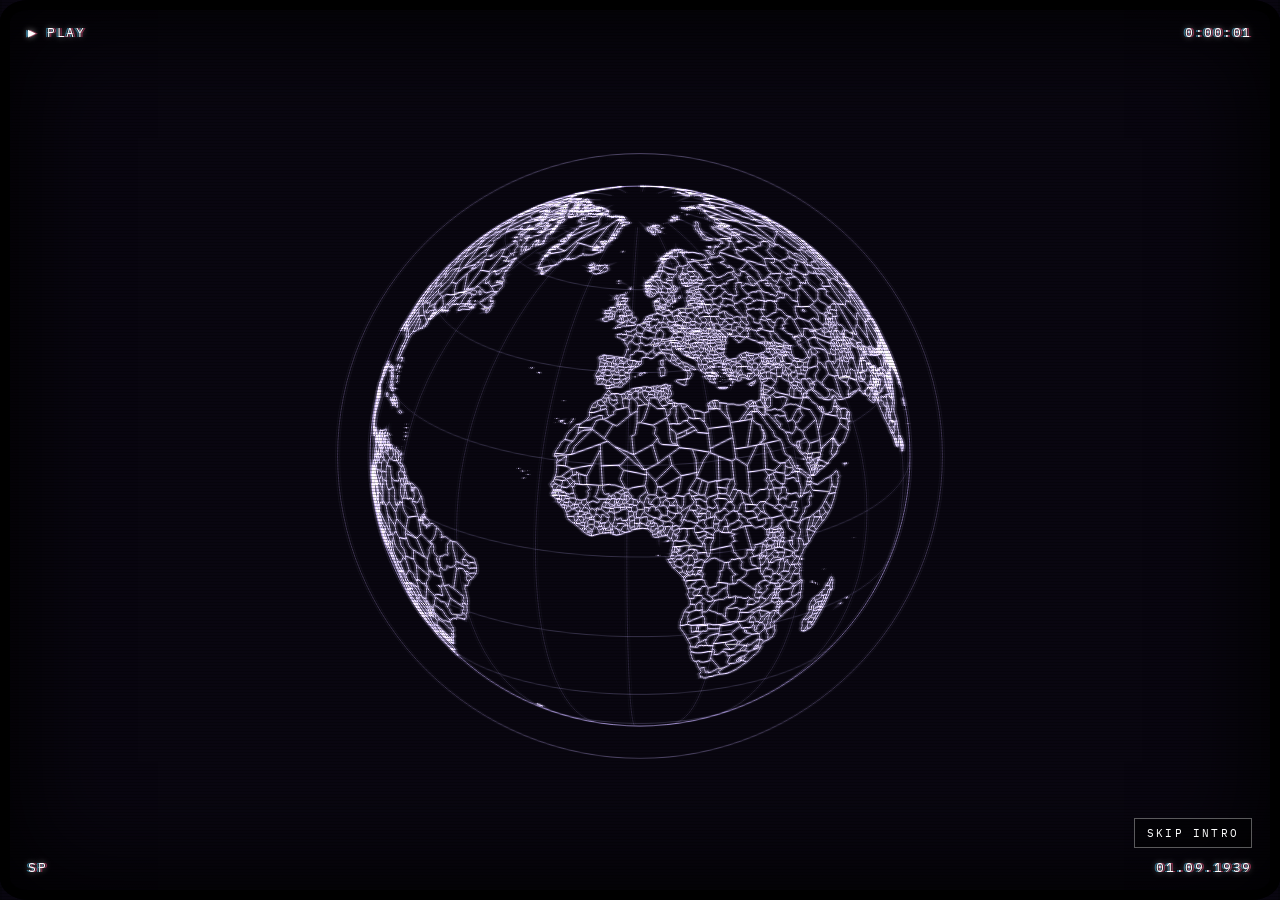
<file: index.html>
<!DOCTYPE html>
<html lang="en">
<head>
<meta charset="UTF-8">
<meta name="viewport" content="width=device-width, initial-scale=1.0, viewport-fit=cover, user-scalable=no">
<title>Imperium</title>
<meta name="description" content="An open-world grand strategy game. Lead any nation in 1900, 1939 or 2003. An AI plays every other nation, and you can fight battles yourself with NATO unit symbols.">
<meta name="theme-color" content="#0d0f11">
<link rel="icon" href="data:image/svg+xml,%3Csvg xmlns=%22http://www.w3.org/2000/svg%22 viewBox=%220 0 30 20%22%3E%3Crect x=%221%22 y=%221%22 width=%2228%22 height=%2218%22 fill=%22%2380e0ff%22 stroke=%22%23000%22 stroke-width=%222%22/%3E%3Cpath d=%22M1 1L29 19M29 1L1 19%22 stroke=%22%23000%22 stroke-width=%222%22/%3E%3C/svg%3E">
<link rel="preconnect" href="https://fonts.googleapis.com">
<link rel="preconnect" href="https://fonts.gstatic.com" crossorigin>
<link rel="stylesheet" href="https://fonts.googleapis.com/css2?family=Barlow+Condensed:wght@500;600;700;800&family=IBM+Plex+Mono:wght@400;500;600&family=Montserrat:wght@500;600;700&family=Source+Serif+4:ital,opsz,wght@0,8..60,400;0,8..60,600;1,8..60,400&family=Spectral:ital,wght@0,300;0,400;0,600;1,300;1,400&display=swap">
<link rel="stylesheet" href="style.css?v=19">
</head>
<body>

<!-- ============ INTRO ============ -->
<section id="intro" class="screen" hidden aria-label="Opening sequence">
  <canvas id="intro-cv"></canvas>
  <div class="vhs vhs-tl">▶ PLAY</div><div class="vhs vhs-tr" id="intro-tc">0:00:00</div>
  <div class="vhs vhs-bl">SP</div><div class="vhs vhs-br" id="intro-date"></div>
  <button type="button" id="intro-skip">Skip intro</button>
</section>

<!-- ============ START ============ -->
<section id="start" class="screen">
  <canvas id="start-bg"></canvas>
  <div class="quiet" id="start-quiet">
    <h1>IMPERIUM</h1>
    <nav class="title-menu">
      <button type="button" id="btn-new" class="on">New game</button>
      <button type="button" id="btn-continue" hidden>Continue</button>
      <button type="button" id="btn-how">How to play</button>
    </nav>
    <p id="continue-note" class="continue-note" hidden></p>
  </div>
  <div class="cabinet" id="start-cabinet" aria-label="Choose a year">
    <button type="button" class="back" id="cab-back">← Back</button>
    <h2>IMPERIUM</h2>
    <p class="cab-sub">Choose a year. Then choose any nation to lead.</p>
    <table id="period-list" class="period-table"></table>
    <p id="ai-status" class="ai-status"></p>
  </div>
</section>

<!-- ============ LOADING ============ -->
<section id="loading" class="screen" hidden>
  <div class="survey" id="survey"></div>
  <div class="reticle"></div>
  <div class="survey-tag" id="survey-tag">Survey · 1939</div>
  <div class="survey-read"><span>LAT <b id="ld-lat">52°13′N</b>&nbsp;&nbsp;LON <b id="ld-lon">21°00′E</b></span><span id="ld-step">Receiving map sheets</span><div class="ld-prog"><i id="ld-prog"></i></div></div>
</section>

<!-- ============ PICK A NATION ============ -->
<section id="pick" class="screen" hidden>
  <header class="bar">
    <button class="icon-btn" id="pick-back" title="Back">←</button>
    <div class="bar-title"><b id="pick-title"></b><span>Step 2: tap any country to lead it</span></div>
    <input id="pick-search" type="search" placeholder="Search nations…" autocomplete="off">
  </header>
  <div class="stage"><canvas id="pick-map"></canvas>
    <div id="pick-quick" class="quick"></div>
    <aside id="pick-card" class="card" hidden></aside>
    <div id="pick-results" class="search-results" hidden></div>
  </div>
</section>

<!-- ============ GAME ============ -->
<section id="game" class="screen" hidden>
  <header class="bar" id="hud">
    <button class="icon-btn" id="btn-menu" title="Menu (Esc)">☰</button>
    <div class="nation-chip"><i id="hud-color"></i><div><b id="hud-name"></b><span id="hud-date"></span></div></div>
    <div class="stat" title="Treasury. Earned each month from your economy and land."><span class="lbl">Treasury</span><b id="hud-money"></b></div>
    <div class="stat" title="Total divisions in your armies."><span class="lbl">Army</span><b id="hud-div"></b></div>
    <div class="stat" title="Stability. Low stability cuts income and invites unrest."><span class="lbl">Stability</span><b id="hud-stab"></b></div>
    <div class="stat hide-sm" title="Wars you are fighting."><span class="lbl">Wars</span><b id="hud-wars"></b></div>
    <div id="ai-badge" class="ai-badge" title="Whether the AI game master is reachable"></div>
  </header>
  <div class="stage">
    <canvas id="map"></canvas>
    <div id="toasts"></div>
    <div id="engage" hidden><div class="hair"></div><div class="box"></div><div class="coord" id="e-coord"></div>
      <div class="card"><div class="kick">Engagement</div><b id="e-name"></b><div class="m" id="e-meta"></div><div class="oddsbar"><i id="e-odds"></i></div><div class="m" id="e-oddtext"></div>
        <div class="acts"><button class="btn primary" id="e-cmd">Command the battle</button><button class="btn" id="e-auto">Let it play out</button></div></div></div>
    <div id="tooltip" hidden></div>
    <aside id="sel-card" class="card" hidden></aside>
    <div id="mode-hint" class="mode-hint" hidden></div>
    <aside id="side">
      <nav class="tabs">
        <button data-tab="orders" class="on">Orders</button>
        <button data-tab="army">Army</button>
        <button data-tab="diplo">Diplomacy</button>
        <button data-tab="news">News <i id="news-dot" hidden></i></button>
        <button class="collapse" id="side-toggle" title="Hide panel">▾</button>
      </nav>
      <div class="tab-body" id="tab-orders"></div>
      <div class="tab-body" id="tab-army" hidden></div>
      <div class="tab-body" id="tab-diplo" hidden></div>
      <div class="tab-body" id="tab-news" hidden></div>
    </aside>
    <aside id="battles" hidden></aside>
    <div id="clock" class="paused" role="group" aria-label="Game speed">
      <button data-speed="0" title="Pause (Space)">❚❚</button>
      <button data-speed="1" title="Normal (1)">▶</button>
      <button data-speed="2" title="Fast (2)">▶▶</button>
      <button data-speed="3" title="Fastest (3)">▶▶▶</button>
      <div class="clock-date"><b id="clock-date"></b><small id="news-status" hidden>📰 writing the news…</small></div>
    </div>
  </div>
</section>

<!-- ============ BATTLE ============ -->
<section id="battle" class="screen" hidden>
  <header class="bar" id="b-hud">
    <button class="icon-btn" id="b-retreat" title="Retreat (ends the battle as a loss)">⚑</button>
    <div class="bar-title"><b id="b-title"></b><span id="b-sub"></span></div>
    <div class="speed" role="group" aria-label="Battle speed">
      <button data-speed="0" title="Pause (Space)">❚❚</button>
      <button data-speed="1" title="Normal (1)">▶</button>
      <button data-speed="2" title="Fast (2)">▶▶</button>
      <button data-speed="4" title="Fastest (3)">▶▶▶</button>
    </div>
    <div class="stat"><span class="lbl">Strength</span><b id="b-str"></b></div>
    <div class="stat"><span class="lbl">Time left</span><b id="b-time"></b></div>
  </header>
  <div class="stage" id="b-stage">
    <canvas id="b-map"></canvas>
    <div id="b-toasts" class="toasts"></div>
    <div id="b-tip" class="tooltip" hidden></div>
    <div id="b-hint" class="mode-hint" hidden></div>
    <aside id="b-panel" class="card" hidden></aside>
    <div id="b-toolbar" class="toolbar">
      <button class="tool" id="b-all"><span class="ico">◎</span><span>Select all</span></button>
      <button class="tool" id="b-box"><span class="ico">⬚</span><span>Box select</span></button>
      <button class="tool" id="b-air"><span class="ico">✈</span><span>Air strike</span></button>
      <button class="tool" id="b-help"><span class="ico">?</span><span>Controls</span></button>
    </div>
  </div>
</section>

<div id="overlay" hidden><div class="sheet" id="sheet"></div></div>

<script src="js/symbols.js?v=19"></script>
<script src="js/world.js?v=19"></script>
<script src="js/gm.js?v=19"></script>
<script src="js/map.js?v=19"></script>
<script src="battle/engine.js?v=19"></script>
<script src="battle/ai.js?v=19"></script>
<script src="battle/battle.js?v=19"></script>
<script src="js/intro.js?v=19"></script>
<script src="js/app.js?v=19"></script>
</body>
</html>
</file>
<file: style.css>
:root {
  --bg: #0d0f11;
  --bg2: #15181b;
  --panel: rgba(13, 15, 17, 0.94);
  --line: #262b30;
  --line2: #3a4148;
  --text: #dcd8cf;
  --dim: #8c8981;
  --blue: #6f95bf;
  --red: #d0544c;
  --gold: #b49a5f;
  --green: #8fae86;
  --paper: #efe6d2;
  --ink: #2a2116;
  --mono: "IBM Plex Mono", ui-monospace, Menlo, Consolas, monospace;
  --head: "Spectral", Georgia, "Times New Roman", serif;
  --sans: "Montserrat", "Helvetica Neue", Arial, sans-serif;
  --serif: "Source Serif 4", Georgia, serif;
}
* { box-sizing: border-box; }
html, body { margin: 0; height: 100%; background: var(--bg); color: var(--text); font-family: var(--mono); font-size: 14px; }
body { overflow: hidden; -webkit-tap-highlight-color: transparent; }
button, input, textarea { font: inherit; color: inherit; }
button { cursor: pointer; }
[hidden] { display: none !important; }
.screen { position: fixed; inset: 0; display: flex; flex-direction: column; }
.stage { position: relative; flex: 1; overflow: hidden; touch-action: none; }
.stage > canvas { position: absolute; inset: 0; width: 100%; height: 100%; display: block; }
canvas.grab { cursor: grabbing; }

/* ---------- buttons ---------- */
.btn { border: 1px solid var(--line2); background: var(--bg2); padding: 10px 16px; border-radius: 6px; text-decoration: none; display: inline-flex; align-items: center; justify-content: center; gap: 8px; font-family: var(--head); font-weight: 700; font-size: 17px; letter-spacing: .04em; text-transform: uppercase; }
.btn:hover:not(:disabled) { border-color: var(--blue); }
.btn.primary { background: var(--blue); border-color: var(--blue); color: #04101f; }
.btn.primary:hover:not(:disabled) { filter: brightness(1.1); }
.btn.danger { background: #3a1513; border-color: var(--red); color: #ffd3cf; }
.btn.ghost { background: transparent; color: var(--dim); }
.btn.small { padding: 6px 10px; font-size: 14px; }
.btn.wide { width: 100%; }
.btn:disabled { opacity: .45; cursor: not-allowed; }
.icon-btn { background: none; border: 1px solid var(--line2); border-radius: 6px; width: 36px; height: 36px; font-size: 18px; flex: none; }
.chip { display: inline-flex; align-items: center; gap: 6px; padding: 5px 10px; border-radius: 14px; border: 1px solid var(--line2); background: var(--bg2); font-size: 12px; }
.chip:hover { border-color: var(--blue); }
.swatch { display: inline-block; width: 12px; height: 12px; border-radius: 3px; border: 1px solid rgba(0,0,0,.5); flex: none; }

/* ---------- top bars ---------- */
.bar { flex: none; display: flex; align-items: center; gap: 14px; padding: 6px 12px; padding-top: max(6px, env(safe-area-inset-top)); background: var(--panel); border-bottom: 1px solid var(--line); z-index: 5; min-height: 50px; }
.bar-title { display: flex; flex-direction: column; min-width: 0; flex: 1; }
.bar-title b { font-family: var(--head); font-size: 19px; text-transform: uppercase; letter-spacing: .04em; white-space: nowrap; overflow: hidden; text-overflow: ellipsis; }
.bar-title span { color: var(--dim); font-size: 12px; white-space: nowrap; overflow: hidden; text-overflow: ellipsis; }
#pick-search { width: min(240px, 36vw); background: var(--bg2); border: 1px solid var(--line2); border-radius: 6px; padding: 8px 10px; font-size: 13px; }
.nation-chip { display: flex; align-items: center; gap: 10px; min-width: 0; flex: 1; }
.nation-chip i { width: 14px; height: 28px; border-radius: 3px; flex: none; border: 1px solid rgba(0,0,0,.4); }
.nation-chip b { display: block; font-family: var(--head); font-size: 19px; text-transform: uppercase; letter-spacing: .03em; white-space: nowrap; overflow: hidden; text-overflow: ellipsis; }
.nation-chip span { color: var(--dim); font-size: 12px; white-space: nowrap; }
.stat { display: flex; flex-direction: column; flex: none; }
.stat .lbl { font-size: 10px; color: var(--dim); text-transform: uppercase; letter-spacing: .1em; }
.stat b { font-size: 15px; font-weight: 600; }
.ai-badge { font-size: 11px; padding: 4px 8px; border-radius: 10px; border: 1px solid var(--line2); color: var(--dim); white-space: nowrap; flex: none; cursor: pointer; }
.ai-badge.on { border-color: var(--green); color: var(--green); }
.ai-badge.off { border-color: #b8860b; color: var(--gold); }

/* ---------- pick ---------- */
.quick { position: absolute; left: 10px; right: 10px; bottom: 10px; display: flex; gap: 6px; overflow-x: auto; scrollbar-width: none; z-index: 3; padding-bottom: env(safe-area-inset-bottom); }
.quick::-webkit-scrollbar { display: none; }
.quick .chip { flex: none; background: var(--panel); }
.card { position: absolute; z-index: 4; background: var(--panel); border: 1px solid var(--line); border-radius: 10px; padding: 14px; box-shadow: 0 10px 30px rgba(0,0,0,.35); }
#pick-card { right: 10px; top: 10px; width: 300px; }
.card h3 { font-family: var(--head); font-size: 24px; margin: 0; letter-spacing: .02em; line-height: 1.05; display: flex; align-items: center; gap: 8px; }
.card .meta { color: var(--dim); font-size: 12px; margin: 4px 0 10px; line-height: 1.5; }
.card .rows { display: grid; grid-template-columns: auto 1fr; gap: 4px 12px; font-size: 12px; margin: 8px 0 12px; }
.card .rows span:nth-child(odd) { color: var(--dim); }
.card .acts { display: flex; gap: 6px; flex-wrap: wrap; }
.card .acts .btn { flex: 1; }
.card .x { position: absolute; top: 8px; right: 8px; background: none; border: 0; color: var(--dim); font-size: 18px; }
.search-results { position: absolute; top: 6px; right: 10px; width: min(280px, 70vw); max-height: 60%; overflow-y: auto; background: var(--panel); border: 1px solid var(--line2); border-radius: 8px; z-index: 6; }
.search-results button { display: flex; gap: 8px; align-items: center; width: 100%; text-align: left; background: none; border: 0; border-bottom: 1px solid var(--line); padding: 9px 12px; font-size: 13px; }
.search-results button:hover { background: var(--bg2); }

/* ---------- game panel ---------- */
#side { position: absolute; right: 10px; top: 10px; bottom: 76px; width: 350px; background: var(--panel); border: 1px solid var(--line); border-radius: 10px; z-index: 4; display: flex; flex-direction: column; overflow: hidden; }
#side.collapsed { bottom: auto; }
#side.collapsed .tab-body { display: none !important; }
.tabs { display: flex; border-bottom: 1px solid var(--line); flex: none; }
.tabs button { flex: 1; background: none; border: 0; padding: 10px 6px; font-family: var(--head); font-size: 16px; letter-spacing: .06em; text-transform: uppercase; color: var(--dim); position: relative; }
.tabs button.on { color: var(--text); box-shadow: inset 0 -2px 0 var(--blue); }
.tabs button i { position: absolute; top: 8px; right: 12px; width: 7px; height: 7px; border-radius: 50%; background: var(--red); }
.tabs .collapse { flex: none; width: 40px; }
.tab-body { flex: 1; overflow-y: auto; padding: 12px; }
.tab-body h4 { font-family: var(--head); text-transform: uppercase; letter-spacing: .08em; font-size: 14px; color: var(--gold); margin: 14px 0 6px; }
.tab-body h4:first-child { margin-top: 0; }
.tab-body p.help { color: var(--dim); font-size: 12px; line-height: 1.5; margin: 0 0 8px; }
textarea.orders { width: 100%; min-height: 120px; resize: vertical; background: var(--bg2); border: 1px solid var(--line2); border-radius: 8px; padding: 10px; font-family: var(--serif); font-size: 15px; line-height: 1.45; }
textarea.orders:focus { outline: none; border-color: var(--blue); }
.chips { display: flex; flex-wrap: wrap; gap: 6px; margin: 8px 0; }
.recruit { display: flex; align-items: center; gap: 8px; flex-wrap: wrap; }
.recruit .cost { color: var(--gold); font-size: 12px; }
.queue { font-size: 12px; color: var(--dim); line-height: 1.6; margin: 0; padding-left: 16px; }
.nlist { display: flex; flex-direction: column; }
.nrow { display: grid; grid-template-columns: 12px 1fr auto; gap: 8px; align-items: center; padding: 8px 4px; border-bottom: 1px solid var(--line); background: none; border-left: 0; border-right: 0; border-top: 0; text-align: left; font-size: 13px; }
.nrow:hover { background: var(--bg2); }
.nrow .tags { display: flex; gap: 4px; align-items: center; }
.tag { font-size: 10px; padding: 1px 6px; border-radius: 8px; border: 1px solid var(--line2); text-transform: uppercase; letter-spacing: .05em; }
.tag.war { border-color: var(--red); color: #ffb3ae; }
.tag.ally { border-color: var(--blue); color: #b9d8ff; }
.tag.great { border-color: var(--gold); color: var(--gold); }
.relnum { font-size: 12px; min-width: 34px; text-align: right; }
.diplo-search { width: 100%; background: var(--bg2); border: 1px solid var(--line2); border-radius: 6px; padding: 8px 10px; font-size: 13px; margin-bottom: 8px; }
.newsitem { border-bottom: 1px solid var(--line); padding: 10px 0; }
.newsitem .d { font-size: 11px; color: var(--dim); text-transform: uppercase; letter-spacing: .1em; }
.newsitem b { display: block; font-family: var(--serif); font-size: 16px; margin: 2px 0 4px; }
.newsitem p { margin: 0 0 4px; font-family: var(--serif); font-size: 13.5px; line-height: 1.45; color: #c4d0db; }
#sel-card { left: 10px; top: 10px; width: 300px; max-height: calc(100% - 96px); overflow-y: auto; }
.army-row { display: flex; align-items: center; gap: 8px; padding: 6px 0; border-top: 1px solid var(--line); font-size: 12px; }
.army-row button { margin-left: auto; }
#clock { position: absolute; right: 10px; bottom: 10px; width: 350px; height: 56px; z-index: 5; display: flex; align-items: stretch; gap: 4px; background: var(--panel); border: 1px solid var(--line2); border-radius: 10px; padding: 5px; padding-bottom: max(5px, env(safe-area-inset-bottom)); }
#clock button { flex: 0 0 46px; background: rgba(255,255,255,.04); border: 1px solid var(--line); color: var(--text); border-radius: 7px; font-size: 13px; letter-spacing: -2px; cursor: pointer; }
#clock button.on { background: var(--blue); border-color: var(--blue); color: #04111a; font-weight: 700; }
#clock.paused button[data-speed="0"] { background: var(--gold); border-color: var(--gold); color: #1b1300; animation: pulse 1.6s ease-in-out infinite; }
#clock .clock-date { flex: 1; display: flex; flex-direction: column; justify-content: center; align-items: flex-end; padding-right: 6px; min-width: 0; }
#clock .clock-date b { font-family: var(--head); font-size: 19px; letter-spacing: .02em; white-space: nowrap; }
#clock .clock-date small { font-size: 11px; color: var(--gold); white-space: nowrap; }
@keyframes pulse { 50% { opacity: .65; } }
#battles { position: absolute; left: 10px; bottom: 10px; width: 250px; z-index: 5; display: flex; flex-direction: column; gap: 6px; }
#battles[hidden] { display: none; }
#battles .bt { background: var(--panel); border: 1px solid var(--line2); border-left: 3px solid var(--red); border-radius: 8px; padding: 7px 9px; }
#battles .bt-top { display: flex; justify-content: space-between; gap: 6px; align-items: baseline; }
#battles .bt-top b { font-family: var(--head); font-size: 15px; overflow: hidden; text-overflow: ellipsis; white-space: nowrap; }
#battles .bt-top span { font-size: 11px; color: var(--dim); white-space: nowrap; }
#battles .acts { display: flex; gap: 6px; margin-top: 4px; }
#battles .dim { font-size: 11px; color: var(--dim); }
.toast.news { pointer-events: auto; cursor: pointer; border-left-color: var(--gold); text-align: left; color: var(--text); display: flex; flex-direction: column; gap: 2px; font: inherit; font-size: 12.5px; }
.toast.news b { font-family: var(--serif, Georgia, serif); font-size: 15px; }
.toast.news span { color: var(--dim); font-size: 11.5px; }
#toasts, .toasts { position: absolute; top: 10px; left: 50%; transform: translateX(-50%); display: flex; flex-direction: column; align-items: center; gap: 6px; pointer-events: none; z-index: 8; width: min(92vw, 480px); }
.toast { background: var(--panel); border: 1px solid var(--line2); border-left: 3px solid var(--dim); padding: 7px 12px; border-radius: 6px; font-size: 12.5px; animation: toast-in .25s ease-out; max-width: 100%; }
.toast.good { border-left-color: var(--blue); }
.toast.bad { border-left-color: var(--red); }
.toast.info { border-left-color: var(--gold); }
.toast.fade { opacity: 0; transition: opacity .5s; }
@keyframes toast-in { from { opacity: 0; transform: translateY(-6px); } }
#tooltip, .tooltip { position: absolute; pointer-events: none; background: var(--panel); border: 1px solid var(--line2); border-radius: 6px; padding: 7px 10px; font-size: 12px; z-index: 7; max-width: 260px; line-height: 1.45; }
#tooltip b, .tooltip b { font-family: var(--head); font-size: 16px; letter-spacing: .02em; }
.dim { color: var(--dim); }

/* ---------- overlay sheets ---------- */
#overlay { position: fixed; inset: 0; background: rgba(3, 6, 10, .72); z-index: 30; display: grid; place-items: center; padding: 16px; backdrop-filter: blur(3px); }
.sheet { background: var(--bg2); border: 1px solid var(--line2); border-radius: 12px; max-width: 640px; width: 100%; max-height: calc(100vh - 32px); overflow-y: auto; padding: 22px; }
.sheet h2 { font-family: var(--head); font-size: 30px; margin: 0 0 4px; letter-spacing: .03em; text-transform: uppercase; }
.sheet h3 { font-family: var(--head); font-size: 18px; margin: 18px 0 8px; text-transform: uppercase; letter-spacing: .06em; color: var(--gold); }
.sheet p, .sheet li { color: #b9c7d4; line-height: 1.6; font-size: 13px; }
.sheet ul { padding-left: 18px; margin: 6px 0; }
.sheet kbd { font-family: var(--mono); background: #1c2733; border: 1px solid var(--line2); border-bottom-width: 2px; border-radius: 4px; padding: 0 5px; font-size: 12px; }
.sheet .acts { display: flex; gap: 10px; margin-top: 20px; flex-wrap: wrap; }

.sheet select.in, .sheet input.in { background: var(--bg); color: var(--text); border: 1px solid var(--line2); border-radius: 8px; padding: 9px 10px; font: inherit; font-size: 13px; }
.sheet select.in:focus, .sheet input.in:focus, .sheet textarea:focus { outline: none; border-color: var(--blue); }
.sheet .acts .btn { flex: 1; }
.spinner { width: 34px; height: 34px; border: 3px solid var(--line2); border-top-color: var(--gold); border-radius: 50%; animation: spin 1s linear infinite; margin: 10px auto; }
@keyframes spin { to { transform: rotate(360deg); } }
.waiting { text-align: center; padding: 10px 0; }
.waiting b { font-family: var(--head); font-size: 24px; letter-spacing: .04em; text-transform: uppercase; display: block; }
.waiting p { color: var(--dim); }

/* newspaper report */
.sheet.paper { background: var(--paper); color: var(--ink); border-color: #b7a888; max-width: 720px; }
.paper .mast { text-align: center; border-bottom: 3px double var(--ink); padding-bottom: 6px; }
.paper .mast .np { font-family: var(--serif); font-weight: 600; font-size: 30px; letter-spacing: .02em; }
.paper .mast .dt { font-family: var(--mono); font-size: 11px; letter-spacing: .15em; text-transform: uppercase; }
.paper .hl { font-family: var(--serif); font-weight: 600; font-size: clamp(24px, 5vw, 34px); line-height: 1.1; margin: 14px 0 6px; }
.paper .lede { font-family: var(--serif); font-size: 16px; line-height: 1.5; font-style: italic; color: #4a3d2a; margin: 0 0 10px; }
.paper .cols { columns: 2 260px; column-gap: 22px; column-rule: 1px solid #cbbd9e; }
.paper .ev { break-inside: avoid; margin-bottom: 12px; }
.paper .ev b { font-family: var(--serif); font-size: 16px; display: block; line-height: 1.25; }
.paper .ev p { font-family: var(--serif); font-size: 14px; line-height: 1.5; color: var(--ink); margin: 3px 0 0; }
.paper h3 { color: #7a2b12; border-top: 1px solid #cbbd9e; padding-top: 10px; }
.paper .res { font-family: var(--serif); font-size: 14px; line-height: 1.5; margin: 0 0 8px; color: var(--ink); }
.paper .res i { font-style: normal; font-weight: 600; }
.paper .res.ok i { color: #1d5e2a; }
.paper .res.no i { color: #8c1d12; }
.paper .facts { font-family: var(--mono); font-size: 12px; color: #4a3d2a; line-height: 1.7; margin: 0; padding-left: 18px; }
.paper .facts li { color: #4a3d2a; font-size: 12px; }
.paper .btn.primary { background: var(--ink); border-color: var(--ink); color: var(--paper); }
.paper .offline { font-family: var(--mono); font-size: 11px; color: #8c5a12; text-align: center; margin-top: 8px; }

/* battle choice */
.versus { display: grid; grid-template-columns: 1fr auto 1fr; gap: 12px; align-items: center; margin: 14px 0; }
.versus .side { background: var(--panel); border: 1px solid var(--line); border-radius: 8px; padding: 10px; text-align: center; }
.versus .side b { font-family: var(--head); font-size: 20px; display: block; }
.versus .side span { display: block; }
.versus .vs { font-family: var(--head); font-size: 24px; color: var(--dim); }
.oddsbar { height: 10px; border-radius: 5px; background: var(--red); overflow: hidden; margin: 6px 0 2px; }
.oddsbar i { display: block; height: 100%; background: var(--blue); }

/* chat */
.sheet.chat { display: flex; flex-direction: column; padding: 0; max-width: 620px; height: min(720px, calc(100vh - 32px)); }
.chat .head { padding: 14px 16px; border-bottom: 1px solid var(--line); display: flex; gap: 12px; align-items: center; }
.chat .head .who { flex: 1; min-width: 0; }
.chat .head b { font-family: var(--head); font-size: 22px; display: block; }
.chat .head span { color: var(--dim); font-size: 12px; }
.chat .log { flex: 1; overflow-y: auto; padding: 14px 16px; display: flex; flex-direction: column; gap: 10px; }
.msg { max-width: 86%; padding: 10px 12px; border-radius: 10px; font-family: var(--serif); font-size: 14.5px; line-height: 1.5; white-space: pre-wrap; }
.msg.me { align-self: flex-end; background: #1d3657; border: 1px solid #2c4f7d; }
.msg.them { align-self: flex-start; background: var(--paper); color: var(--ink); border: 1px solid #b7a888; }
.msg.sys { align-self: center; background: none; color: var(--gold); font-family: var(--mono); font-size: 12px; text-align: center; }
.deal { align-self: stretch; border: 1px dashed var(--gold); border-radius: 10px; padding: 10px 12px; background: rgba(242,201,76,.07); }
.deal b { font-family: var(--head); font-size: 17px; text-transform: uppercase; letter-spacing: .05em; color: var(--gold); }
.deal p { margin: 4px 0 8px; font-size: 13px; }
.chat .input { border-top: 1px solid var(--line); padding: 10px; display: flex; flex-direction: column; gap: 8px; }
.chat .input .row { display: flex; gap: 8px; }
.chat textarea { flex: 1; resize: none; height: 54px; background: var(--bg); border: 1px solid var(--line2); border-radius: 8px; padding: 8px 10px; font-family: var(--serif); font-size: 14.5px; }
.typing { align-self: flex-start; color: var(--dim); font-size: 12px; font-style: italic; }

/* ---------- battle screen ---------- */
.speed { display: flex; border: 1px solid var(--line2); border-radius: 6px; overflow: hidden; flex: none; }
.speed button { background: none; border: 0; padding: 7px 10px; font-size: 12px; letter-spacing: -2px; color: var(--dim); min-width: 40px; }
.speed button + button { border-left: 1px solid var(--line2); }
.speed button.on { background: var(--blue); color: #04101f; }
.toolbar { position: absolute; left: 0; right: 0; bottom: 0; display: flex; gap: 6px; padding: 8px 10px; padding-bottom: max(8px, env(safe-area-inset-bottom)); background: linear-gradient(transparent, rgba(5, 8, 12, .85) 30%); overflow-x: auto; z-index: 4; scrollbar-width: none; }
.tool { background: var(--panel); border: 1px solid var(--line); border-radius: 8px; padding: 5px 8px; display: flex; flex-direction: column; align-items: center; gap: 2px; min-width: 70px; font-size: 11px; }
.tool.on { border-color: var(--gold); box-shadow: 0 0 0 1px var(--gold); }
.tool:disabled { opacity: .4; }
.tool .ico { font-size: 17px; height: 24px; display: grid; place-items: center; }
.mode-hint { position: absolute; top: 10px; left: 50%; transform: translateX(-50%); background: var(--gold); color: #1b1300; font-weight: 600; padding: 8px 14px; border-radius: 6px; z-index: 5; font-size: 13px; text-align: center; max-width: 92vw; }
.mode-hint button { margin-left: 10px; background: rgba(0,0,0,.15); border: 0; border-radius: 4px; padding: 2px 8px; }
#b-panel { right: 10px; top: 10px; width: 260px; }
#b-panel .strbar { height: 5px; background: #1d2834; border-radius: 3px; overflow: hidden; margin: 6px 0; }
#b-panel .strbar i { display: block; height: 100%; }

@media (max-width: 760px) {
  .bar { gap: 8px; padding: 5px 8px; flex-wrap: wrap; }
  .hide-sm { display: none !important; }
  .nation-chip { flex: 1 1 140px; }
  #side { left: 0; right: 0; top: auto; bottom: 64px; width: auto; height: 46%; border-radius: 12px 12px 0 0; }
  #side.collapsed { height: auto; }
  #clock { left: 8px; right: 8px; width: auto; bottom: 6px; height: 52px; }
  #clock button { flex: 1 1 0; }
  #clock .clock-date { flex: 0 0 auto; }
  #clock .clock-date b { font-size: 15px; }
  #battles { left: 8px; width: 200px; bottom: calc(46% + 72px); }
  #side.collapsed ~ #battles { bottom: 112px; }
  #sel-card { left: 8px; right: 8px; width: auto; top: 8px; max-height: 40%; }
  #pick-card { left: 8px; right: 8px; width: auto; top: auto; bottom: 56px; }
  #pick-search { width: 40vw; }
  #b-panel { left: 8px; right: 8px; width: auto; top: auto; bottom: 84px; }
  #b-hud .bar-title { flex: 1 1 calc(100% - 50px); }
  #b-hud .bar-title span { display: none; }
  #b-hud .speed { flex: 1; }
  #b-hud .speed button { flex: 1; }
  .versus { grid-template-columns: 1fr; }
  .versus .vs { text-align: center; }
}

/* generals */
.gen { border: 1px solid var(--line); border-left: 4px solid var(--gold); border-radius: 8px; padding: 10px; margin-bottom: 8px; background: rgba(255,255,255,.02); }
.gen-top { display: flex; justify-content: space-between; align-items: baseline; gap: 8px; }
.gen-top b { font-family: var(--head); font-size: 18px; letter-spacing: .02em; }
.gen-top span { color: var(--dim); font-size: 12px; white-space: nowrap; }
.gen-order { font-size: 12.5px; margin: 4px 0 8px; color: #c9d6e2; }
.gen .acts { display: flex; gap: 6px; flex-wrap: wrap; }
.row-sel { display: flex; gap: 8px; }
.row-sel select { flex: 1; background: var(--bg); color: var(--text); border: 1px solid var(--line2); border-radius: 6px; padding: 7px; font: inherit; font-size: 13px; }
.inbox { border: 1px solid var(--gold); border-radius: 8px; padding: 10px; margin-bottom: 10px; background: rgba(242,201,76,.06); }
.inbox b { font-family: var(--head); font-size: 16px; color: var(--gold); }
.inbox p { font-family: var(--serif); font-size: 14px; line-height: 1.45; margin: 4px 0 8px; }
.tabs button { font-size: 15px; padding: 10px 4px; }

/* ================================================================ Imperium look */
.btn { border-radius: 2px; font-family: var(--mono); font-weight: 500; font-size: 12px; letter-spacing: .16em; }
.btn.primary { background: var(--text); border-color: var(--text); color: #121416; }
.btn:hover:not(:disabled) { border-color: var(--gold); }
.card, .sheet, #side, .search-results { border-radius: 3px; }
.icon-btn { border-radius: 2px; color: var(--dim); }
.chip { border-radius: 2px; }

/* title (quiet) and the year table (cabinet) */
#start { overflow: hidden; display: block; background: var(--bg); }
#start-bg { position: absolute; inset: 0; width: 100%; height: 100%; filter: brightness(.5) saturate(.85); animation: title-pan 60s ease-in-out infinite alternate; }
@keyframes title-pan { from { transform: scale(1.04); } to { transform: scale(1.14) translate(-2%, 1%); } }
#start::after { content: ""; position: absolute; inset: 0; background: radial-gradient(120% 90% at 50% 45%, transparent 40%, rgba(0,0,0,.6)); pointer-events: none; }
#start .quiet { position: absolute; inset: 0; z-index: 2; display: grid; place-items: center; align-content: center; gap: 26px; padding: 16px; transition: opacity .5s; }
#start .quiet h1 { margin: 0; font-family: var(--head); font-weight: 400; font-size: clamp(30px, 6vw, 56px); letter-spacing: .6em; padding-left: .6em; color: var(--text); }
.title-menu { display: flex; gap: 34px; flex-wrap: wrap; justify-content: center; }
.title-menu button { background: none; border: 0; border-bottom: 1px solid transparent; padding: 0 0 6px; font-size: 12px; letter-spacing: .22em; text-transform: uppercase; color: var(--dim); }
.title-menu button:hover, .title-menu button:focus-visible, .title-menu button.on { color: var(--text); border-bottom-color: var(--gold); outline: none; }
.continue-note { margin: -12px 0 0; font-size: 11px; color: var(--dim); letter-spacing: .08em; }
#start .cabinet { position: absolute; z-index: 3; inset: 0 auto 0 0; width: min(580px, 100%); padding: 48px max(28px, env(safe-area-inset-left)); background: linear-gradient(90deg, rgba(10,12,14,.97) 72%, rgba(10,12,14,0)); display: grid; align-content: center; gap: 20px; transform: translateX(-100%); transition: transform .55s cubic-bezier(.2,.8,.2,1); visibility: hidden; }
#start.picking .cabinet { transform: none; visibility: visible; }
#start.picking .quiet { opacity: 0; pointer-events: none; }
#start .cabinet h2 { margin: 0; font-family: var(--head); font-weight: 300; font-size: 40px; letter-spacing: .3em; }
.cab-sub { margin: 0; color: var(--dim); font-size: 12px; }
#start .back { justify-self: start; background: none; border: 0; color: var(--dim); font-size: 11px; letter-spacing: .2em; text-transform: uppercase; padding: 0; }
.period-table { border-collapse: collapse; width: 100%; max-width: 460px; }
.period-table td { padding: 15px 8px; border-top: 1px solid rgba(220,216,207,.14); vertical-align: baseline; font-size: 13px; }
.period-table tr:last-child td { border-bottom: 1px solid rgba(220,216,207,.14); }
.period-table td.yr { font-family: var(--head); font-size: 28px; width: 90px; }
.period-table td.cnt { color: var(--dim); text-align: right; font-size: 11px; white-space: nowrap; }
.period-table tr { cursor: pointer; outline: none; }
.period-table tr:hover td, .period-table tr:focus-visible td { background: rgba(180,154,95,.12); }
.period-table tr:hover td.yr, .period-table tr:focus-visible td.yr { color: var(--gold); }
.ai-status { text-align: left; color: var(--dim); font-size: 11px; margin: 0; max-width: 46ch; line-height: 1.6; }

/* loading: aerial survey */
#loading { background: #1d2022; }
#loading .survey { position: absolute; inset: -4%; background: url(data/relief.jpg) 52% 26% / 260% auto no-repeat; filter: grayscale(1) contrast(1.25) brightness(.8); animation: survey-pan 30s linear infinite alternate; }
@keyframes survey-pan { to { background-position: 46% 30%; } }
#loading .reticle { position: absolute; left: 50%; top: 50%; width: 180px; aspect-ratio: 1; transform: translate(-50%, -50%); border: 1px solid rgba(230,230,230,.65); border-radius: 50%; }
#loading .reticle::before, #loading .reticle::after { content: ""; position: absolute; background: rgba(230,230,230,.65); }
#loading .reticle::before { left: 50%; top: -50px; bottom: -50px; width: 1px; }
#loading .reticle::after { top: 50%; left: -50px; right: -50px; height: 1px; }
.survey-tag { position: absolute; right: max(20px, env(safe-area-inset-right)); top: max(20px, env(safe-area-inset-top)); background: rgba(0,0,0,.55); color: #d6d9db; padding: 7px 12px; font-size: 10.5px; letter-spacing: .26em; text-transform: uppercase; }
.survey-read { position: absolute; left: max(20px, env(safe-area-inset-left)); bottom: max(20px, env(safe-area-inset-bottom)); background: rgba(0,0,0,.6); color: #cfd3d6; padding: 12px 16px; display: grid; gap: 6px; min-width: 280px; font-variant-numeric: tabular-nums; font-size: 12px; }
.survey-read b { color: #fff; font-weight: 500; }
.ld-prog { height: 1px; background: rgba(255,255,255,.2); margin-top: 4px; }
.ld-prog i { display: block; height: 100%; width: 0; background: var(--gold); transition: width .2s; }

/* top bar and clock */
#hud { gap: 22px; padding-left: max(14px, env(safe-area-inset-left)); padding-right: max(14px, env(safe-area-inset-right)); }
.nation-chip i { width: 11px; height: 22px; border-radius: 0; }
.nation-chip b { font-family: var(--head); font-weight: 400; font-size: 20px; text-transform: none; letter-spacing: 0; }
.stat .lbl { font-size: 9.5px; letter-spacing: .16em; }
.stat b { font-weight: 500; font-variant-numeric: tabular-nums; }
.ai-badge { border-radius: 2px; }
.ai-badge.on { border-color: rgba(143,174,134,.6); color: var(--green); }
.ai-badge.off { border-color: rgba(180,154,95,.6); color: var(--gold); }
#clock { border-radius: 2px; border-color: var(--line); padding: 0; gap: 0; height: 50px; }
#clock button { flex: 0 0 48px; background: none; border: 0; border-right: 1px solid var(--line); border-radius: 0; color: var(--dim); font-size: 12px; }
#clock button.on { background: none; color: var(--gold); font-weight: 500; }
#clock.paused button[data-speed="0"] { background: none; color: var(--gold); animation: none; }
#clock .clock-date { align-items: center; padding: 0 14px; }
#clock .clock-date b { font-family: var(--head); font-weight: 400; font-size: 18px; letter-spacing: 0; font-variant-numeric: tabular-nums; }
#clock.paused .clock-date b { color: var(--gold); }
.tabs button { font-family: var(--mono); font-size: 11px; letter-spacing: .16em; }
.tabs button.on { box-shadow: inset 0 -2px 0 var(--gold); }

/* dispatches */
#toasts, .toasts { top: 10px; left: auto; right: max(10px, env(safe-area-inset-right)); transform: none; align-items: stretch; width: min(360px, calc(100% - 20px)); }
#game #toasts { right: 370px; }
.toast { background: var(--panel); border: 1px solid var(--line); border-left: 2px solid var(--dim); border-radius: 0; padding: 9px 13px; display: grid; gap: 3px; text-align: left; font-size: 12px; }
.toast .k { display: flex; justify-content: space-between; gap: 10px; font-size: 9.5px; letter-spacing: .2em; text-transform: uppercase; color: var(--dim); }
.toast .k span { letter-spacing: .04em; }
.toast b { font-family: var(--head); font-weight: 400; font-size: 15px; line-height: 1.35; }
.toast.good { border-left-color: var(--green); } .toast.good .k { color: var(--green); }
.toast.bad { border-left-color: var(--red); } .toast.bad .k { color: #d27a6d; }
.toast.info { border-left-color: var(--blue); } .toast.info .k { color: var(--blue); }
.toast.news { border-left-color: var(--gold); } .toast.news .k { color: var(--gold); }
.toast.news span { font-size: 10.5px; }
@media (max-width: 760px) { #game #toasts { right: 8px; left: 8px; width: auto; top: 8px; } }

/* pause menu */
.sheet.pause { background: none; border: 0; box-shadow: none; max-width: 340px; display: grid; justify-items: center; gap: 22px; text-align: center; }
.sheet.pause h2 { font-family: var(--head); font-weight: 300; font-size: 30px; letter-spacing: .5em; padding-left: .5em; text-transform: uppercase; }
.pause-list { list-style: none; margin: 0; padding: 0; width: 100%; }
.pause-list li { border-top: 1px solid var(--line2); }
.pause-list li:last-child { border-bottom: 1px solid var(--line2); }
.pause-list button { width: 100%; display: flex; justify-content: space-between; align-items: center; background: none; border: 0; padding: 12px 2px; font-family: var(--head); font-size: 18px; text-align: left; color: var(--text); }
.pause-list button:hover, .pause-list button:focus-visible { color: var(--gold); outline: none; }
.pause-list button span { font-family: var(--mono); font-size: 10.5px; color: var(--dim); }
.pause-meta { margin: 0; font-size: 11px !important; color: var(--dim) !important; }
#overlay:has(.sheet.pause) { background: rgba(8,10,12,.55); backdrop-filter: blur(5px) brightness(.7); -webkit-backdrop-filter: blur(5px) brightness(.7); }

/* engagement */
#engage { position: absolute; inset: 0; z-index: 9; }
#engage .hair { position: absolute; inset: 0; pointer-events: none; background: linear-gradient(90deg, transparent calc(50% - .5px), rgba(30,34,38,.55) 50%, transparent calc(50% + .5px)), linear-gradient(transparent calc(50% - .5px), rgba(30,34,38,.55) 50%, transparent calc(50% + .5px)); }
#engage .box { position: absolute; left: 50%; top: 50%; width: 120px; height: 120px; transform: translate(-50%, -50%); border: 1px solid #1e2226; pointer-events: none; }
#engage:not([hidden]) ~ #battles { display: none; }
#engage .coord { position: absolute; left: 16px; top: 16px; background: var(--panel); padding: 6px 10px; line-height: 1.6; text-align: right; font-size: 11px; }
#engage .card { left: 16px; bottom: 76px; padding: 18px 22px; display: grid; gap: 8px; border-left: 2px solid var(--red); max-width: min(440px, calc(100% - 32px)); }
#engage .card .kick { font-size: 10px; letter-spacing: .28em; text-transform: uppercase; color: #d27a6d; }
#engage .card b { font-family: var(--head); font-weight: 400; font-size: 28px; line-height: 1.1; }
#engage .card .m { color: var(--dim); font-size: 11.5px; }
#engage .oddsbar { height: 4px; border-radius: 0; background: var(--red); margin: 4px 0 0; }
#engage .acts { display: flex; gap: 8px; flex-wrap: wrap; margin-top: 6px; }
.kicker { font-family: var(--mono); letter-spacing: .28em; text-transform: uppercase; color: var(--dim); font-size: 11px; }

/* opening sequence: VHS frame over a live canvas */
#intro { z-index: 40; background: #000; cursor: pointer; transition: opacity .6s; }
#intro.leaving { opacity: 0; }
#intro canvas { position: absolute; inset: 0; width: 100%; height: 100%; }
#intro::before { content: ""; position: absolute; inset: 0; z-index: 2; pointer-events: none; background: repeating-linear-gradient(transparent 0 2px, rgba(0,0,0,.28) 2px 3px); }
#intro::after { content: ""; position: absolute; inset: 0; z-index: 2; pointer-events: none; border-radius: 28px / 22px; box-shadow: inset 0 0 0 10px #000, inset 0 0 90px 30px rgba(0,0,0,.85); }
.vhs { position: absolute; z-index: 3; font-family: var(--mono); font-size: 13px; letter-spacing: .12em; color: #fff; text-shadow: 0 0 6px rgba(255,255,255,.7), 2px 0 rgba(255,60,120,.5), -2px 0 rgba(60,200,255,.5); pointer-events: none; }
.vhs-tl { left: max(28px, env(safe-area-inset-left)); top: max(24px, env(safe-area-inset-top)); }
.vhs-tr { right: max(28px, env(safe-area-inset-right)); top: max(24px, env(safe-area-inset-top)); }
.vhs-bl { left: max(28px, env(safe-area-inset-left)); bottom: max(24px, env(safe-area-inset-bottom)); }
.vhs-br { right: max(28px, env(safe-area-inset-right)); bottom: max(24px, env(safe-area-inset-bottom)); }
#intro-skip { position: absolute; z-index: 4; right: max(28px, env(safe-area-inset-right)); bottom: max(52px, calc(env(safe-area-inset-bottom) + 28px)); background: rgba(0,0,0,.5); border: 1px solid rgba(255,255,255,.35); color: #fff; font-size: 11px; letter-spacing: .2em; text-transform: uppercase; padding: 7px 12px; }
#intro-skip:hover, #intro-skip:focus-visible { border-color: #fff; outline: none; }
#intro[data-style="war"] .vhs { text-shadow: 0 0 6px rgba(255,80,80,.7); }
</file>
